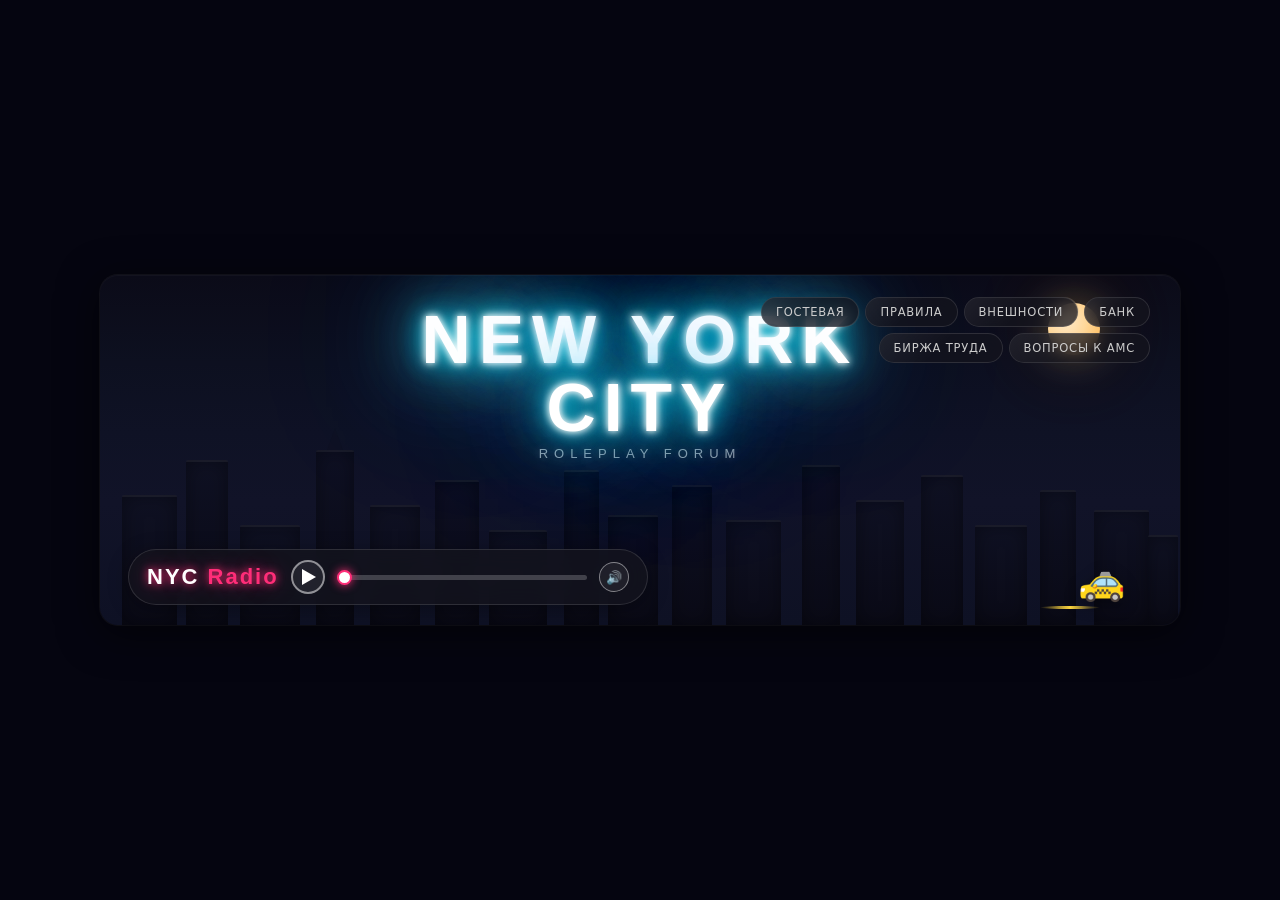
<file: ds/index.html>
<!DOCTYPE html>
<html lang="ru">
<head>
    <meta charset="UTF-8">
    <meta name="viewport" content="width=device-width, initial-scale=1.0">
    <title>New York City — Шапка форума</title>
    <style>
        :root {
            --bg-dark: #0a0a0f;
            --bg-panel: #111118;
            --neon-blue: #4da8da;
            --neon-cyan: #00e5ff;
            --neon-pink: #ff2d78;
            --neon-yellow: #ffd740;
            --bright-coral: #ff5e5b;
            --light-grey: #b0b0b0;
            --text-light: #e0e0e0;
            --text-muted: #999;
            --border-subtle: rgba(255, 255, 255, 0.08);
            --glass-bg: rgba(20, 20, 30, 0.75);
            --glass-border: rgba(255, 255, 255, 0.12);
        }

        * {
            margin: 0;
            padding: 0;
            box-sizing: border-box;
        }

        body {
            background: #050510;
            display: flex;
            justify-content: center;
            align-items: center;
            min-height: 100vh;
            font-family: 'Inter', 'Segoe UI', system-ui, -apple-system, sans-serif;
            -webkit-font-smoothing: antialiased;
        }

        /* ================== ОСНОВНОЙ КОНТЕЙНЕР ШАПКИ ================== */
        .header-wrapper {
            width: 1080px;
            height: 350px;
            position: relative;
            overflow: hidden;
            border-radius: 18px;
            background: linear-gradient(180deg,
                    #0b0b18 0%,
                    #0d1020 25%,
                    #0f1225 45%,
                    #111328 65%,
                    #0e1124 100%);
            box-shadow:
                0 8px 40px rgba(0, 0, 0, 0.6),
                0 0 0 1px rgba(255, 255, 255, 0.06),
                inset 0 1px 0 rgba(255, 255, 255, 0.03);
            user-select: none;
        }

        /* ================== ЗВЁЗДЫ / ЧАСТИЦЫ ================== */
        .stars-container {
            position: absolute;
            inset: 0;
            pointer-events: none;
            z-index: 0;
        }
        .star {
            position: absolute;
            background: white;
            border-radius: 50%;
            animation: twinkle var(--dur) ease-in-out infinite;
            animation-delay: var(--delay);
            opacity: 0;
        }
        @keyframes twinkle {
            0%,
            100% {
                opacity: 0.2;
                transform: scale(1);
            }
            25% {
                opacity: 0.9;
                transform: scale(1.6);
            }
            50% {
                opacity: 0.35;
                transform: scale(0.8);
            }
            75% {
                opacity: 0.7;
                transform: scale(1.3);
            }
        }

        /* ================== СИЛУЭТЫ ЗДАНИЙ ================== */
        .skyline {
            position: absolute;
            bottom: 0;
            left: 0;
            width: 100%;
            height: 180px;
            pointer-events: none;
            z-index: 0;
        }
        .building {
            position: absolute;
            bottom: 0;
            background: linear-gradient(180deg,
                    rgba(15, 17, 35, 0.95) 0%,
                    rgba(10, 10, 22, 0.98) 100%);
            border-radius: 3px 3px 0 0;
            box-shadow: inset 0 0 20px rgba(0, 0, 0, 0.4);
        }
        .building::after {
            content: '';
            position: absolute;
            top: 0;
            left: 0;
            right: 0;
            height: 2px;
            background: rgba(255, 255, 255, 0.06);
            border-radius: 3px 3px 0 0;
        }
        /* Окна на зданиях */
        .window-dots {
            position: absolute;
            top: 8px;
            left: 4px;
            right: 4px;
            bottom: 8px;
            display: flex;
            flex-wrap: wrap;
            align-content: flex-start;
            gap: 3px 4px;
            justify-content: center;
            pointer-events: none;
        }
        .window-dot {
            width: 3px;
            height: 4px;
            background: #ffd740;
            border-radius: 0.5px;
            opacity: 0;
            animation: windowGlow var(--wdur) ease-in-out infinite;
            animation-delay: var(--wdelay);
            box-shadow: 0 0 3px #ffd74066;
        }
        @keyframes windowGlow {
            0%,
            100% {
                opacity: 0.25;
            }
            50% {
                opacity: 0.85;
            }
        }

        /* ================== ЛУНА ================== */
        .moon {
            position: absolute;
            top: 28px;
            right: 80px;
            width: 52px;
            height: 52px;
            background: radial-gradient(circle at 35% 35%, #ffe9c8 0%, #ffd89b 40%, #ffb347 100%);
            border-radius: 50%;
            z-index: 0;
            pointer-events: none;
            box-shadow:
                0 0 40px rgba(255, 200, 100, 0.35),
                0 0 90px rgba(255, 180, 60, 0.2),
                0 0 140px rgba(255, 160, 40, 0.1);
            animation: moonGlow 4s ease-in-out infinite;
        }
        @keyframes moonGlow {
            0%,
            100% {
                box-shadow: 0 0 40px rgba(255, 200, 100, 0.35), 0 0 90px rgba(255, 180, 60, 0.2), 0 0 140px rgba(255, 160, 40, 0.1);
            }
            50% {
                box-shadow: 0 0 55px rgba(255, 210, 120, 0.45), 0 0 110px rgba(255, 190, 70, 0.28), 0 0 160px rgba(255, 170, 50, 0.16);
            }
        }

        /* ================== НАЗВАНИЕ "NEW YORK CITY" ================== */
        .title-block {
            position: absolute;
            top: 30px;
            left: 50%;
            transform: translateX(-50%);
            z-index: 3;
            text-align: center;
            pointer-events: none;
        }
        .main-title {
            font-family: 'Bebas Neue', 'Oswald', 'Impact', sans-serif;
            font-size: 68px;
            font-weight: 700;
            letter-spacing: 8px;
            color: #fff;
            text-transform: uppercase;
            line-height: 1;
            position: relative;
            display: inline-block;
            /* Неоновая многослойная тень */
            text-shadow:
                0 0 7px #fff,
                0 0 12px rgba(255, 255, 255, 0.7),
                0 0 25px var(--neon-cyan),
                0 0 50px var(--neon-cyan),
                0 0 80px var(--neon-blue),
                0 0 120px var(--neon-blue),
                0 0 160px rgba(0, 180, 255, 0.5);
            animation: neonFlicker 5s infinite alternate, titleFloat 6s ease-in-out infinite;
        }
        @keyframes neonFlicker {
            0%,
            19%,
            21%,
            23%,
            25%,
            54%,
            56%,
            100% {
                text-shadow:
                    0 0 7px #fff,
                    0 0 12px rgba(255, 255, 255, 0.7),
                    0 0 25px var(--neon-cyan),
                    0 0 50px var(--neon-cyan),
                    0 0 80px var(--neon-blue),
                    0 0 120px var(--neon-blue),
                    0 0 160px rgba(0, 180, 255, 0.5);
                opacity: 1;
            }
            20%,
            24%,
            55% {
                text-shadow:
                    0 0 4px #fff,
                    0 0 8px rgba(255, 255, 255, 0.5),
                    0 0 18px var(--neon-cyan),
                    0 0 35px var(--neon-cyan),
                    0 0 55px var(--neon-blue),
                    0 0 85px var(--neon-blue);
                opacity: 0.85;
            }
        }
        @keyframes titleFloat {
            0%,
            100% {
                transform: translateY(0);
            }
            50% {
                transform: translateY(-6px);
            }
        }
        .subtitle {
            font-family: 'Inter', sans-serif;
            font-size: 13px;
            letter-spacing: 6px;
            text-transform: uppercase;
            color: rgba(255, 255, 255, 0.6);
            margin-top: 5px;
            text-shadow: 0 0 8px rgba(255, 255, 255, 0.25);
            animation: subtitlePulse 3s ease-in-out infinite;
        }
        @keyframes subtitlePulse {
            0%,
            100% {
                opacity: 0.55;
            }
            50% {
                opacity: 0.9;
            }
        }

        /* ================== БЛОК ССЫЛОК ================== */
        #toff-header-links {
            position: absolute;
            top: 22px;
            right: 30px;
            z-index: 5;
            display: flex;
            gap: 6px;
            flex-wrap: wrap;
            justify-content: flex-end;
            max-width: 440px;
        }
        #toff-header-links a {
            display: inline-block;
            padding: 7px 14px;
            font-size: 11.5px;
            font-weight: 500;
            letter-spacing: 0.8px;
            text-transform: uppercase;
            text-decoration: none;
            color: #ccc;
            background: var(--glass-bg);
            border: 1px solid var(--glass-border);
            border-radius: 20px;
            backdrop-filter: blur(8px);
            -webkit-backdrop-filter: blur(8px);
            transition: all 0.3s ease;
            white-space: nowrap;
            position: relative;
            overflow: hidden;
        }
        #toff-header-links a::before {
            content: '';
            position: absolute;
            inset: 0;
            border-radius: 20px;
            background: linear-gradient(135deg, rgba(255, 255, 255, 0.06) 0%, transparent 50%);
            pointer-events: none;
        }
        #toff-header-links a:hover {
            color: #fff;
            background: rgba(30, 30, 50, 0.85);
            border-color: rgba(255, 255, 255, 0.3);
            box-shadow: 0 0 18px rgba(100, 180, 255, 0.25), 0 0 40px rgba(100, 180, 255, 0.08);
            transform: translateY(-2px);
        }
        #toff-header-links a:active {
            transform: scale(0.96);
            transition: transform 0.1s ease;
        }

        /* ================== ПЛЕЕР ================== */
        #header-player {
            position: absolute;
            bottom: 20px;
            left: 28px;
            z-index: 5;
            width: 520px;
        }
        #header-player-ready {
            display: flex !important;
            align-items: center;
            gap: 12px;
            background: var(--glass-bg);
            border: 1px solid var(--glass-border);
            border-radius: 30px;
            padding: 10px 18px;
            backdrop-filter: blur(10px);
            -webkit-backdrop-filter: blur(10px);
            box-shadow: 0 4px 20px rgba(0, 0, 0, 0.35);
            flex-wrap: nowrap;
        }
        #nyc-radio {
            font-family: 'Bebas Neue', 'Oswald', sans-serif;
            font-size: 22px;
            font-weight: 700;
            letter-spacing: 2px;
            color: #fff;
            margin: 0;
            white-space: nowrap;
            text-shadow: 0 0 8px var(--neon-pink), 0 0 20px rgba(255, 45, 120, 0.5);
            animation: radioGlow 2s ease-in-out infinite;
            flex-shrink: 0;
        }
        @keyframes radioGlow {
            0%,
            100% {
                text-shadow: 0 0 8px var(--neon-pink), 0 0 20px rgba(255, 45, 120, 0.5);
            }
            50% {
                text-shadow: 0 0 14px var(--neon-pink), 0 0 32px rgba(255, 45, 120, 0.75), 0 0 50px rgba(255, 45, 120, 0.3);
            }
        }
        #nyc-radio span {
            color: var(--neon-pink);
        }
        #header-player-btn {
            width: 34px;
            height: 34px;
            border-radius: 50%;
            border: 2px solid rgba(255, 255, 255, 0.5);
            background: rgba(255, 255, 255, 0.07);
            cursor: pointer;
            position: relative;
            flex-shrink: 0;
            transition: all 0.25s ease;
        }
        #header-player-btn:hover {
            border-color: #fff;
            background: rgba(255, 255, 255, 0.15);
            box-shadow: 0 0 16px rgba(255, 255, 255, 0.2);
        }
        /* Иконка Play/Pause через псевдоэлемент */
        #header-player-btn::after {
            content: '';
            position: absolute;
            top: 50%;
            left: 55%;
            transform: translate(-50%, -50%);
            width: 0;
            height: 0;
            border-style: solid;
            border-width: 8px 0 8px 14px;
            border-color: transparent transparent transparent #fff;
            transition: all 0.2s ease;
        }
        /* Когда играет — показываем паузу (две полоски) — переключение через JS-класс, базово play */
        #header-player-btn.playing::after {
            border-width: 0;
            width: 10px;
            height: 14px;
            background: transparent;
            box-shadow:
                -3.5px 0 0 #fff,
                3.5px 0 0 #fff;
            border: none;
            border-radius: 0;
        }
        #header-audio-progress {
            -webkit-appearance: none;
            appearance: none;
            flex: 1;
            min-width: 80px;
            height: 5px;
            border-radius: 3px;
            background: rgba(255, 255, 255, 0.2);
            outline: none;
            cursor: pointer;
            position: relative;
            z-index: 2;
        }
        #header-audio-progress::-webkit-slider-thumb {
            -webkit-appearance: none;
            appearance: none;
            width: 15px;
            height: 15px;
            border-radius: 50%;
            background: #fff;
            cursor: pointer;
            border: 2px solid var(--neon-pink);
            box-shadow: 0 0 10px var(--neon-pink);
            transition: box-shadow 0.2s;
        }
        #header-audio-progress::-webkit-slider-thumb:hover {
            box-shadow: 0 0 20px var(--neon-pink), 0 0 30px rgba(255, 45, 120, 0.6);
        }
        #header-audio-progress-color {
            display: none;
            /* Прогресс будет раскрашиваться через JS, здесь скрыт */
        }
        #header-audio-volume {
            width: 30px;
            height: 30px;
            border-radius: 50%;
            border: 1.5px solid rgba(255, 255, 255, 0.45);
            background: rgba(255, 255, 255, 0.06);
            cursor: pointer;
            position: relative;
            flex-shrink: 0;
            transition: all 0.25s ease;
        }
        #header-audio-volume:hover {
            border-color: #fff;
            background: rgba(255, 255, 255, 0.14);
            box-shadow: 0 0 12px rgba(255, 255, 255, 0.18);
        }
        /* Иконка динамика */
        #header-audio-volume::after {
            content: '🔊';
            position: absolute;
            top: 50%;
            left: 50%;
            transform: translate(-50%, -50%);
            font-size: 13px;
            pointer-events: none;
        }
        #player__volume-bar,
        #player__volume-bar-color {
            display: none;
        }
        #header-player-not-ready {
            display: none;
        }

        /* ================== ТАКСИ (декор) ================== */
        .taxi-icon {
            position: absolute;
            bottom: 22px;
            right: 55px;
            z-index: 2;
            pointer-events: none;
            font-size: 38px;
            animation: taxiBounce 2.5s ease-in-out infinite;
            filter: drop-shadow(0 4px 8px rgba(0, 0, 0, 0.4));
        }
        @keyframes taxiBounce {
            0%,
            100% {
                transform: translateY(0);
            }
            30% {
                transform: translateY(-8px);
            }
            50% {
                transform: translateY(0);
            }
            70% {
                transform: translateY(-4px);
            }
            85% {
                transform: translateY(0);
            }
        }
        /* Светящийся след */
        .taxi-light-streak {
            position: absolute;
            bottom: 16px;
            right: 80px;
            width: 60px;
            height: 3px;
            background: linear-gradient(90deg, transparent, #ffd74088, #ffd740, #ffd74088, transparent);
            border-radius: 50%;
            z-index: 1;
            pointer-events: none;
            animation: streakPulse 1.8s ease-in-out infinite;
        }
        @keyframes streakPulse {
            0%,
            100% {
                opacity: 0.5;
                transform: scaleX(1);
            }
            50% {
                opacity: 0.9;
                transform: scaleX(1.4);
            }
        }

        /* ================== АДАПТИВНЫЙ ФОЛБЭК (если ширина меньше — скролл) ================== */
        @media (max-width: 1100px) {
            .header-wrapper {
                width: 100%;
                border-radius: 0;
                overflow-x: auto;
            }
        }
    </style>
</head>
<body>

    <!-- ================== ШАПКА ФОРУМА ================== -->
    <div class="header-wrapper">

        <!-- Звёзды -->
        <div class="stars-container" id="starsContainer"></div>

        <!-- Луна -->
        <div class="moon"></div>

        <!-- Силуэты зданий -->
        <div class="skyline">
            <!-- Здание 1 -->
            <div class="building" style="left: 2%; width: 55px; height: 130px;">
                <div class="window-dots" id="wd1"></div>
            </div>
            <!-- Здание 2 (высокое) -->
            <div class="building" style="left: 8%; width: 42px; height: 165px;">
                <div class="window-dots" id="wd2"></div>
            </div>
            <!-- Здание 3 -->
            <div class="building" style="left: 13%; width: 60px; height: 100px;">
                <div class="window-dots" id="wd3"></div>
            </div>
            <!-- Эмпайр-стейт (высокий шпиль) -->
            <div class="building" style="left: 20%; width: 38px; height: 175px; border-radius: 2px 2px 0 0;">
                <div style="position:absolute;top:-22px;left:50%;transform:translateX(-50%);width:0;height:0;border-left:8px solid transparent;border-right:8px solid transparent;border-bottom:22px solid rgba(15,17,35,0.95);"></div>
                <div class="window-dots" id="wd4"></div>
            </div>
            <!-- Здание 5 -->
            <div class="building" style="left: 25%; width: 50px; height: 120px;">
                <div class="window-dots" id="wd5"></div>
            </div>
            <!-- Здание 6 -->
            <div class="building" style="left: 31%; width: 44px; height: 145px;">
                <div class="window-dots" id="wd6"></div>
            </div>
            <!-- Здание 7 -->
            <div class="building" style="left: 36%; width: 58px; height: 95px;">
                <div class="window-dots" id="wd7"></div>
            </div>
            <!-- Здание 8 -->
            <div class="building" style="left: 43%; width: 35px; height: 155px;">
                <div class="window-dots" id="wd8"></div>
            </div>
            <!-- Здание 9 -->
            <div class="building" style="left: 47%; width: 50px; height: 110px;">
                <div class="window-dots" id="wd9"></div>
            </div>
            <!-- Здание 10 -->
            <div class="building" style="left: 53%; width: 40px; height: 140px;">
                <div class="window-dots" id="wd10"></div>
            </div>
            <!-- Здание 11 -->
            <div class="building" style="left: 58%; width: 55px; height: 105px;">
                <div class="window-dots" id="wd11"></div>
            </div>
            <!-- Здание 12 -->
            <div class="building" style="left: 65%; width: 38px; height: 160px;">
                <div class="window-dots" id="wd12"></div>
            </div>
            <!-- Здание 13 -->
            <div class="building" style="left: 70%; width: 48px; height: 125px;">
                <div class="window-dots" id="wd13"></div>
            </div>
            <!-- Здание 14 -->
            <div class="building" style="left: 76%; width: 42px; height: 150px;">
                <div class="window-dots" id="wd14"></div>
            </div>
            <!-- Здание 15 -->
            <div class="building" style="left: 81%; width: 52px; height: 100px;">
                <div class="window-dots" id="wd15"></div>
            </div>
            <!-- Здание 16 -->
            <div class="building" style="left: 87%; width: 36px; height: 135px;">
                <div class="window-dots" id="wd16"></div>
            </div>
            <!-- Здание 17 -->
            <div class="building" style="left: 92%; width: 55px; height: 115px;">
                <div class="window-dots" id="wd17"></div>
            </div>
            <!-- Здание 18 -->
            <div class="building" style="left: 97%; width: 30px; height: 90px;">
                <div class="window-dots" id="wd18"></div>
            </div>
        </div>

        <!-- Название -->
        <div class="title-block">
            <div class="main-title">New York City</div>
            <div class="subtitle">Roleplay Forum</div>
        </div>

        <!-- Блок ссылок -->
        <div id="toff-header-links">
            <a href="https://nyc.f-rpg.me/viewtopic.php?id=55">гостевая</a>
            <a href="https://nyc.f-rpg.me/viewtopic.php?id=36">правила</a>
            <a href="https://nyc.f-rpg.me/viewtopic.php?id=59">внешности</a>
            <a href="https://nyc.f-rpg.me/viewtopic.php?id=50">банк</a>
            <a href="https://nyc.f-rpg.me/viewtopic.php?id=105">биржа труда</a>
            <a href="https://nyc.f-rpg.me/viewtopic.php?id=1162">вопросы к амс</a>
        </div>

        <!-- Такси (декор) -->
        <div class="taxi-icon">🚕</div>
        <div class="taxi-light-streak"></div>

        <!-- Плеер -->
        <div id="header-player">
            <div id="header-player-ready" style="display: flex;">
                <p id="nyc-radio">NYC <span>Radio</span></p>
                <button id="header-player-btn" style="cursor: pointer;"></button>
                <audio src="https://forumstatic.ru/files/001c/2b/3d/46937.mp3" id="header-audio" preload="auto"></audio>
                <input type="range" value="0" id="header-audio-progress" max="233.5869387755102">
                <div id="header-audio-progress-color"></div>
                <button id="header-audio-volume"></button>
                <input type="range" value="0" id="player__volume-bar" max="100" min="0" style="display: none;">
                <div id="player__volume-bar-color" style="background: linear-gradient(to right, var(--light-grey) 0%, var(--light-grey) 49.9999%, var(--bright-coral) 50.0001%, var(--bright-coral) 100%); display: none;"></div>
            </div>
            <div id="header-player-not-ready" style="display: none;">
                <div class="loading"></div>
                <p>аудио загружается...</p>
            </div>
        </div>

    </div>

    <script>
        // ================== ГЕНЕРАЦИЯ ЗВЁЗД ==================
        (function() {
            const container = document.getElementById('starsContainer');
            const starCount = 70;
            const fragment = document.createDocumentFragment();
            for (let i = 0; i < starCount; i++) {
                const star = document.createElement('div');
                star.classList.add('star');
                const size = Math.random() * 2.5 + 1;
                star.style.width = size + 'px';
                star.style.height = size + 'px';
                star.style.left = Math.random() * 100 + '%';
                star.style.top = Math.random() * 55 + '%'; // верхняя половина
                star.style.setProperty('--dur', (Math.random() * 2.5 + 1.8) + 's');
                star.style.setProperty('--delay', (Math.random() * 5) + 's');
                fragment.appendChild(star);
            }
            container.appendChild(fragment);
        })();

        // ================== ГЕНЕРАЦИЯ ОКОН НА ЗДАНИЯХ ==================
        (function() {
            for (let i = 1; i <= 18; i++) {
                const wd = document.getElementById('wd' + i);
                if (!wd) continue;
                const rows = Math.floor(Math.random() * 6) + 4;
                const cols = Math.floor(Math.random() * 4) + 2;
                const total = rows * cols;
                const frag = document.createDocumentFragment();
                for (let j = 0; j < total; j++) {
                    const dot = document.createElement('div');
                    dot.classList.add('window-dot');
                    dot.style.setProperty('--wdur', (Math.random() * 3 + 2) + 's');
                    dot.style.setProperty('--wdelay', (Math.random() * 4) + 's');
                    frag.appendChild(dot);
                }
                wd.appendChild(frag);
            }
        })();

        // ================== БАЗОВЫЙ JS ДЛЯ ПЛЕЕРА (МИНИМАЛЬНЫЙ) ==================
        (function() {
            const audio = document.getElementById('header-audio');
            const playBtn = document.getElementById('header-player-btn');
            const progressBar = document.getElementById('header-audio-progress');
            const volumeBtn = document.getElementById('header-audio-volume');
            const volumeBar = document.getElementById('player__volume-bar');
            const progressColor = document.getElementById('header-audio-progress-color');
            const volumeBarColor = document.getElementById('player__volume-bar-color');

            let isPlaying = false;
            let volumeBeforeMute = 70;
            let isMuted = false;

            // Начальная громкость
            audio.volume = 0.7;
            if (volumeBar) volumeBar.value = 70;

            // Play / Pause
            playBtn.addEventListener('click', () => {
                if (isPlaying) {
                    audio.pause();
                    playBtn.classList.remove('playing');
                } else {
                    audio.play().catch(() => {});
                    playBtn.classList.add('playing');
                }
                isPlaying = !isPlaying;
            });

            // Обновление прогресса
            audio.addEventListener('timeupdate', () => {
                if (audio.duration && isFinite(audio.duration)) {
                    const pct = (audio.currentTime / audio.duration) * 100;
                    progressBar.value = audio.currentTime;
                    if (progressBar.max !== audio.duration) {
                        progressBar.max = audio.duration;
                    }
                    // Обновляем цвет прогресса
                    if (progressColor) {
                        progressColor.style.display = 'block';
                        progressColor.style.position = 'absolute';
                        progressColor.style.height = '5px';
                        progressColor.style.borderRadius = '3px';
                        progressColor.style.background = `linear-gradient(to right, var(--bright-coral) ${pct}%, rgba(255,255,255,0.2) ${pct}%)`;
                        progressColor.style.top = '50%';
                        progressColor.style.transform = 'translateY(-50%)';
                        progressColor.style.pointerEvents = 'none';
                        progressColor.style.zIndex = '1';
                        // Позиционируем под progress bar
                        const rect = progressBar.getBoundingClientRect();
                        const parentRect = progressBar.parentElement.getBoundingClientRect();
                        progressColor.style.left = (rect.left - parentRect.left) + 'px';
                        progressColor.style.width = rect.width + 'px';
                    }
                }
            });

            // Перемотка
            progressBar.addEventListener('input', () => {
                audio.currentTime = progressBar.value;
            });

            // Громкость
            volumeBtn.addEventListener('click', () => {
                if (isMuted) {
                    audio.volume = volumeBeforeMute / 100;
                    if (volumeBar) volumeBar.value = volumeBeforeMute;
                    volumeBtn.style.opacity = '1';
                    isMuted = false;
                } else {
                    volumeBeforeMute = Math.round(audio.volume * 100);
                    audio.volume = 0;
                    if (volumeBar) volumeBar.value = 0;
                    volumeBtn.style.opacity = '0.5';
                    isMuted = true;
                }
            });

            if (volumeBar) {
                volumeBar.addEventListener('input', () => {
                    audio.volume = volumeBar.value / 100;
                    if (audio.volume === 0) {
                        isMuted = true;
                        volumeBtn.style.opacity = '0.5';
                    } else {
                        isMuted = false;
                        volumeBtn.style.opacity = '1';
                    }
                });
            }

            // При окончании трека
            audio.addEventListener('ended', () => {
                playBtn.classList.remove('playing');
                isPlaying = false;
                progressBar.value = 0;
            });

            // При загрузке
            audio.addEventListener('loadeddata', () => {
                progressBar.max = audio.duration;
            });
        })();
    </script>

</body>
</html>
</file>
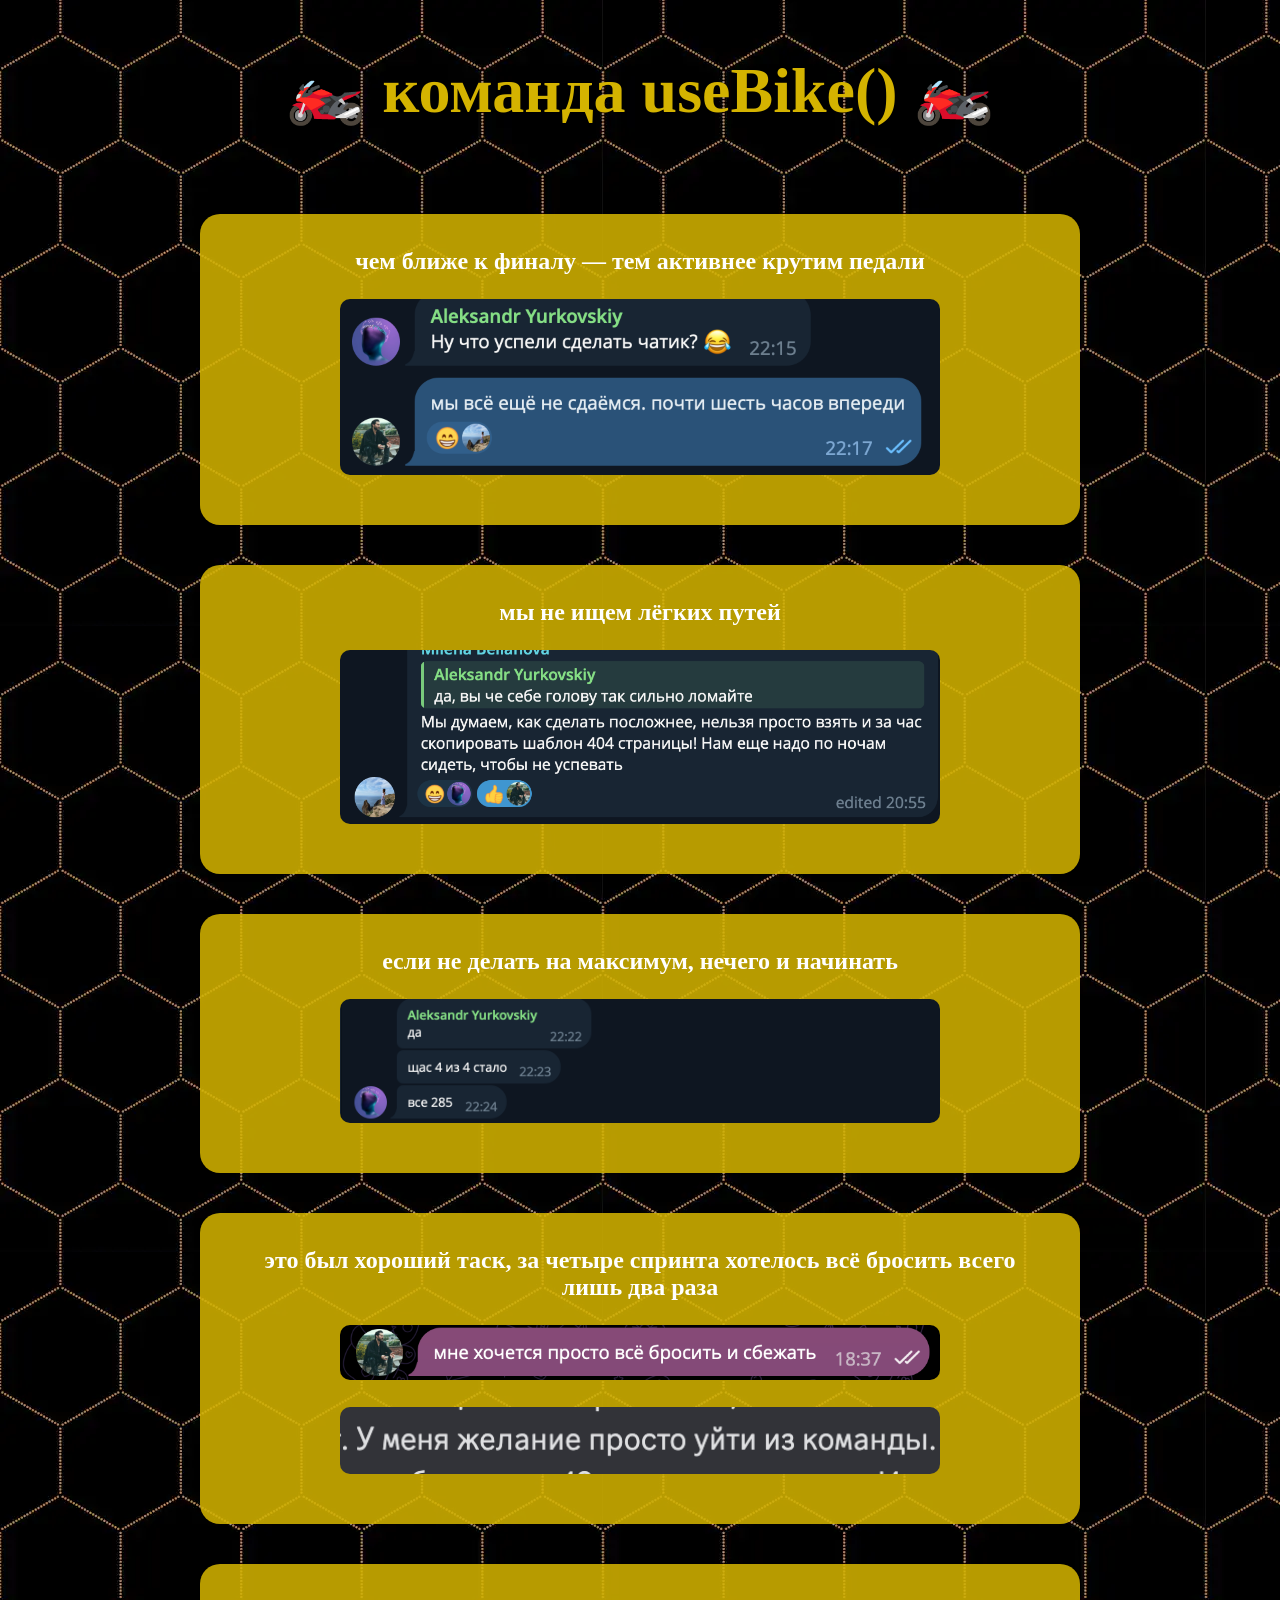
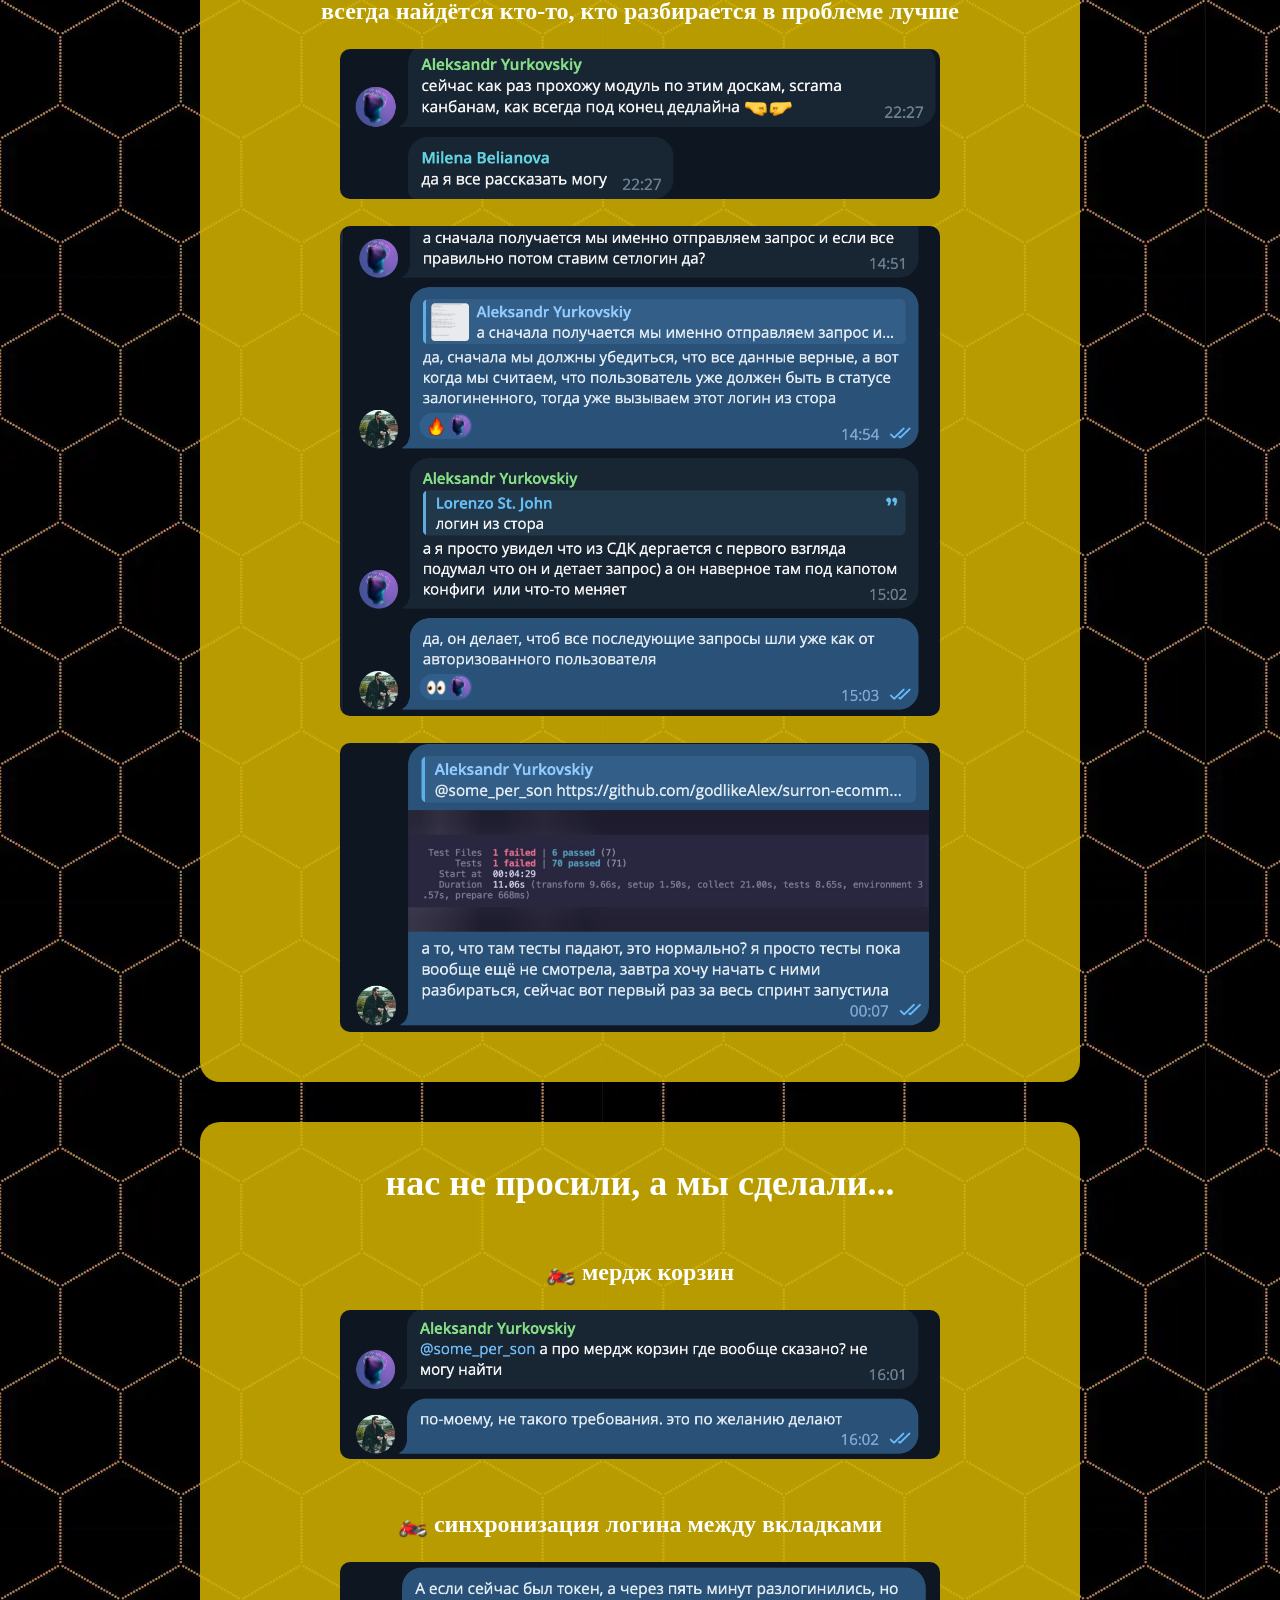
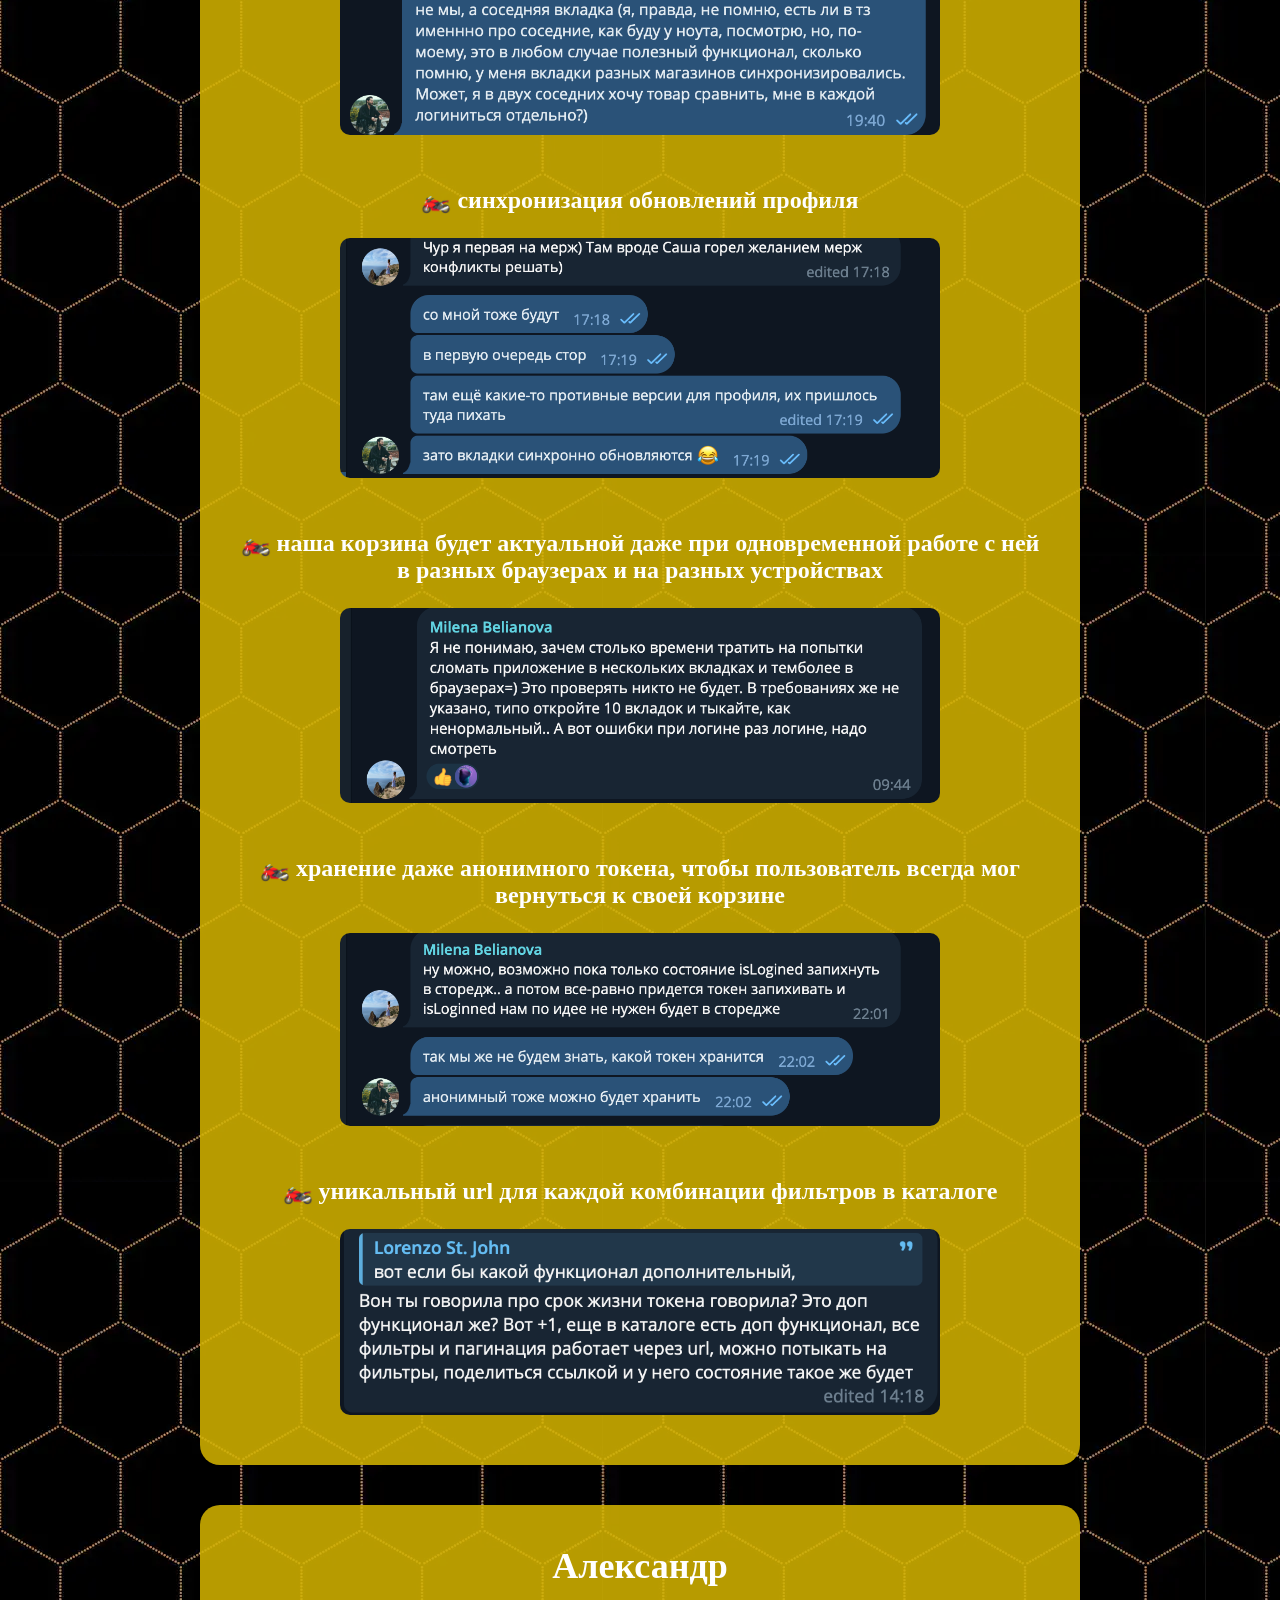
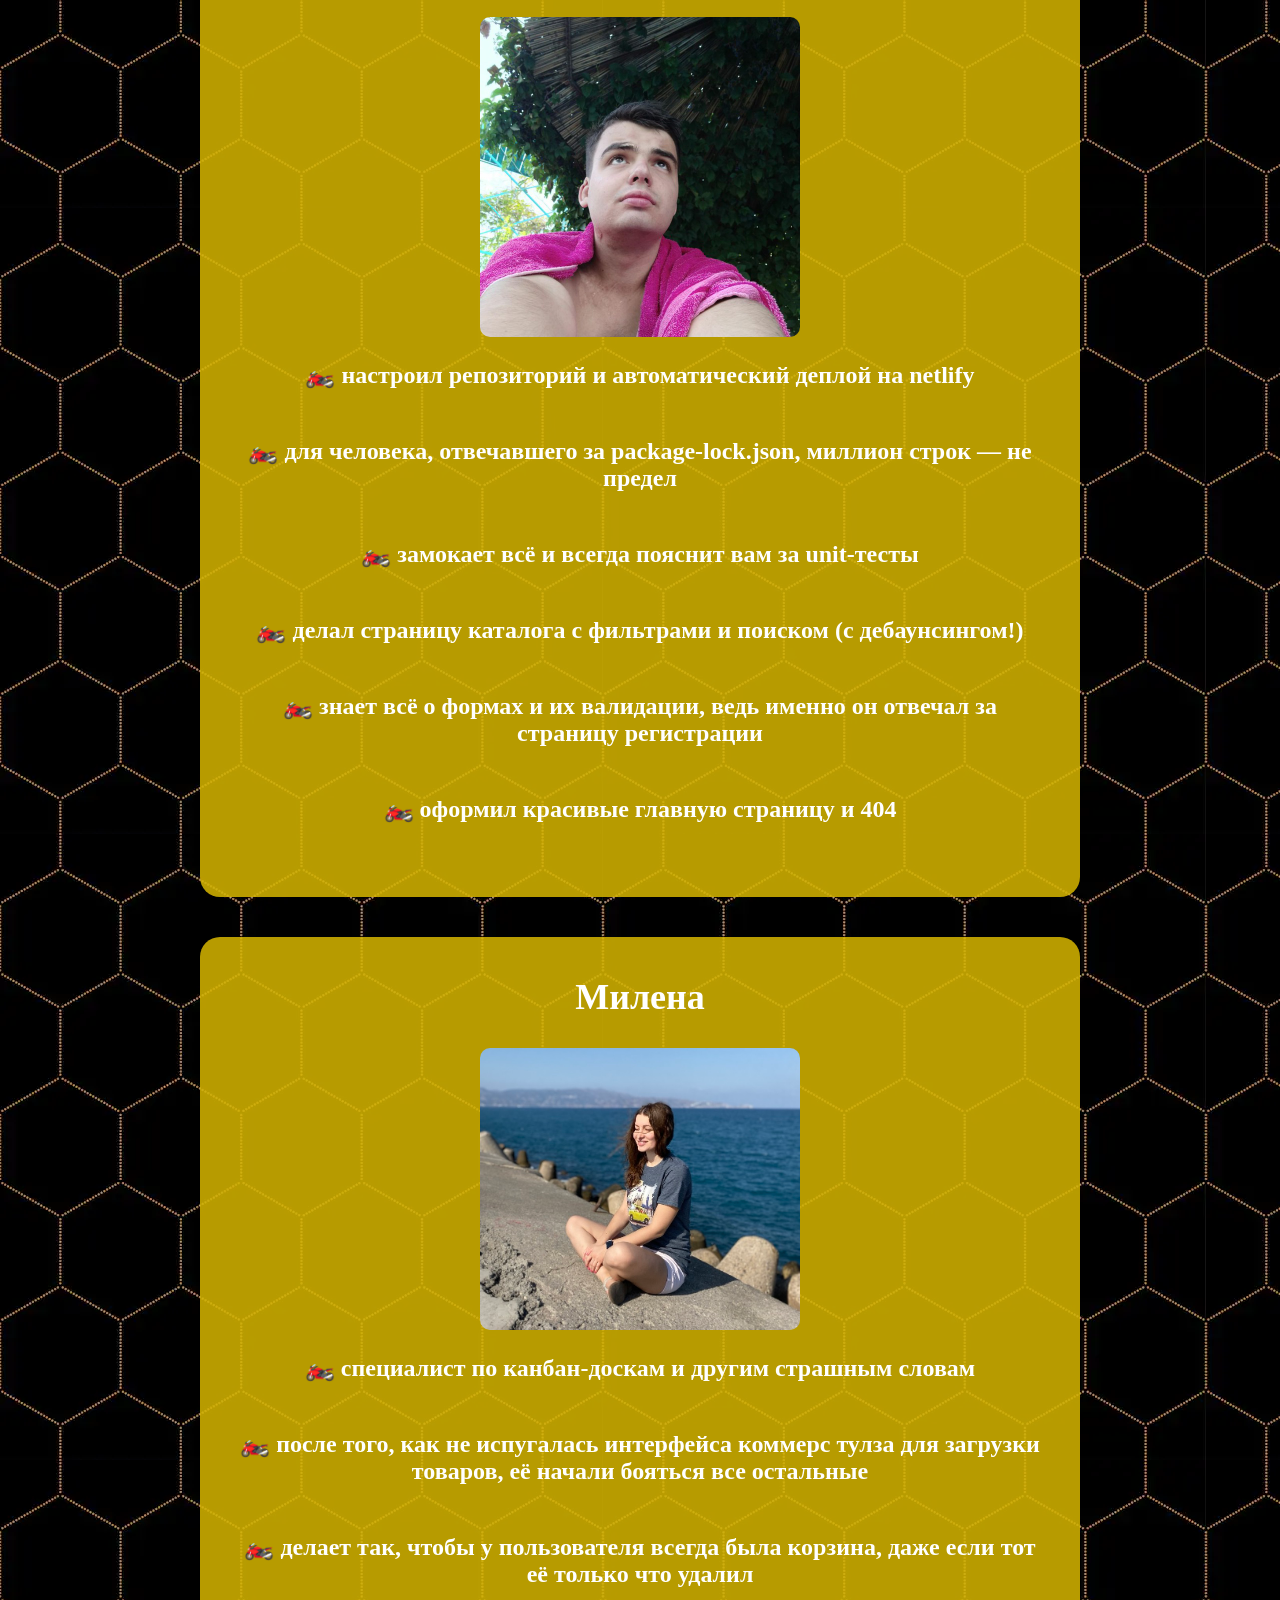
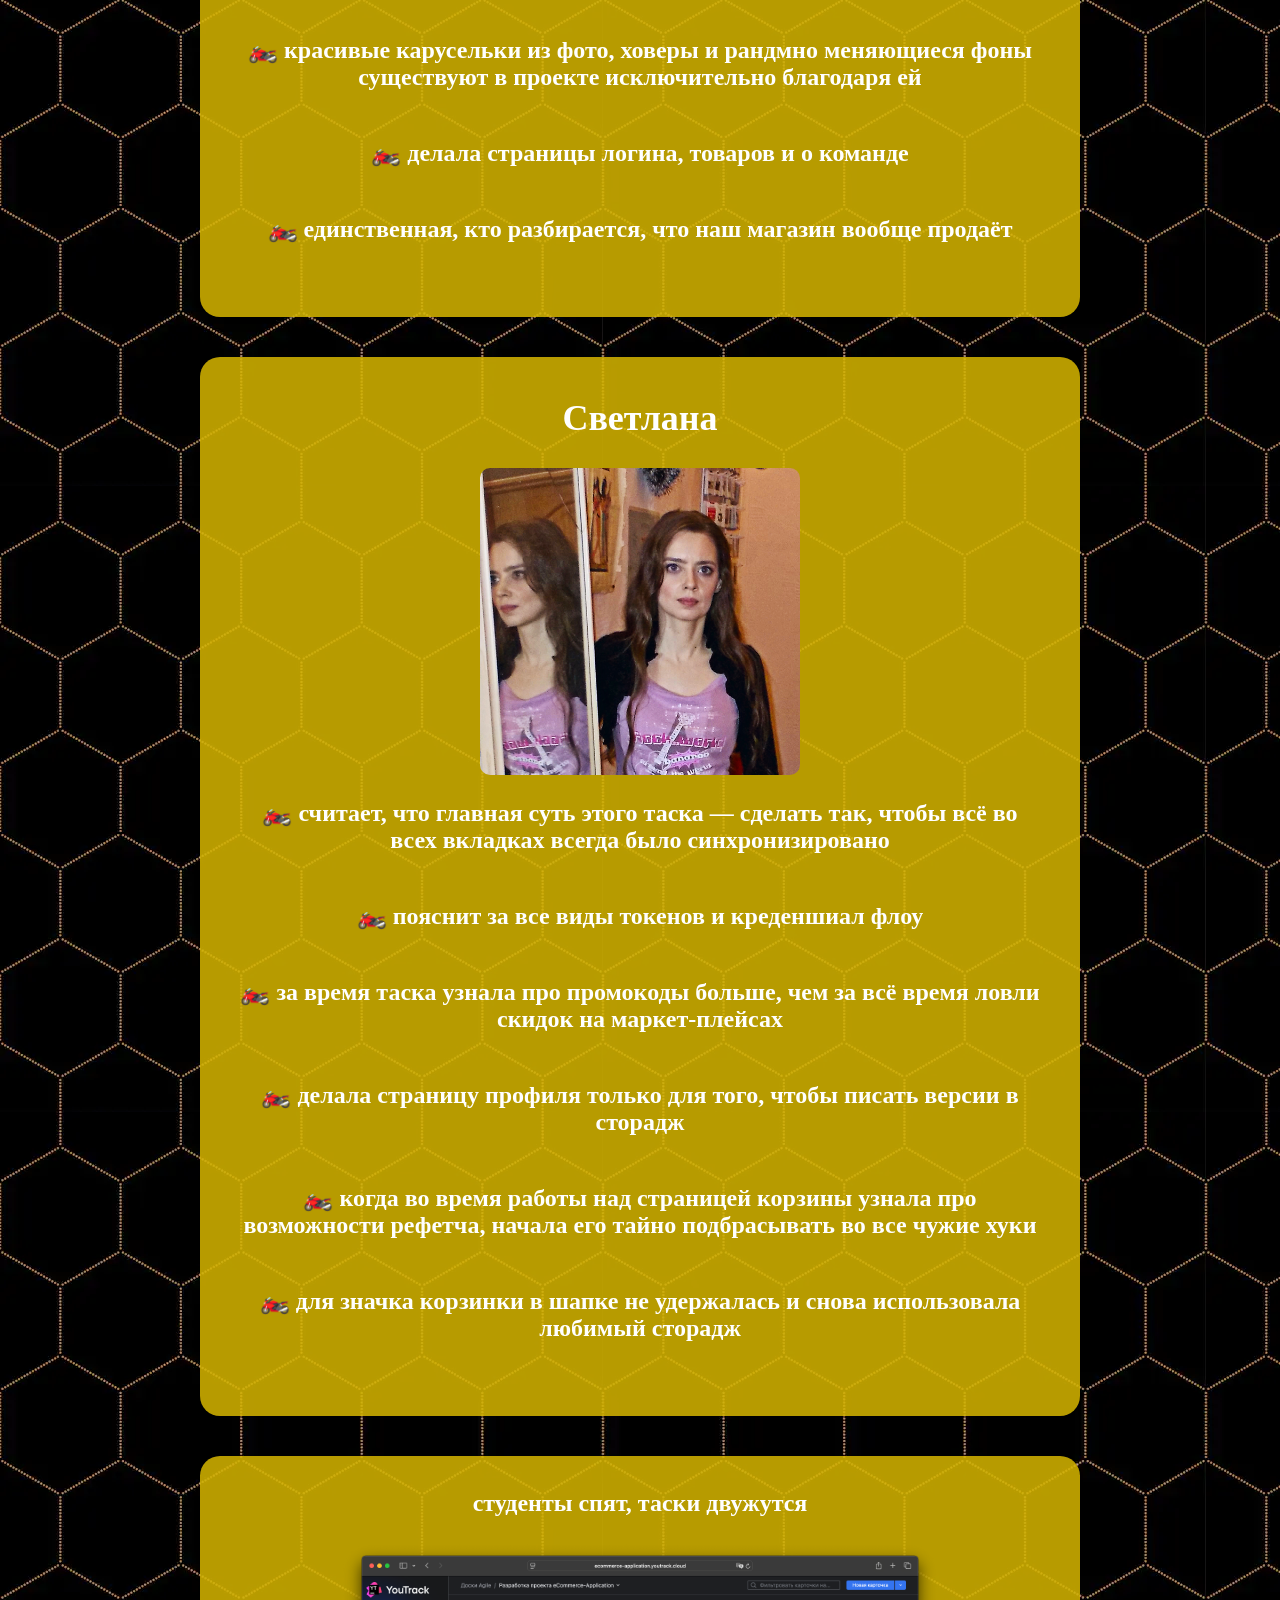
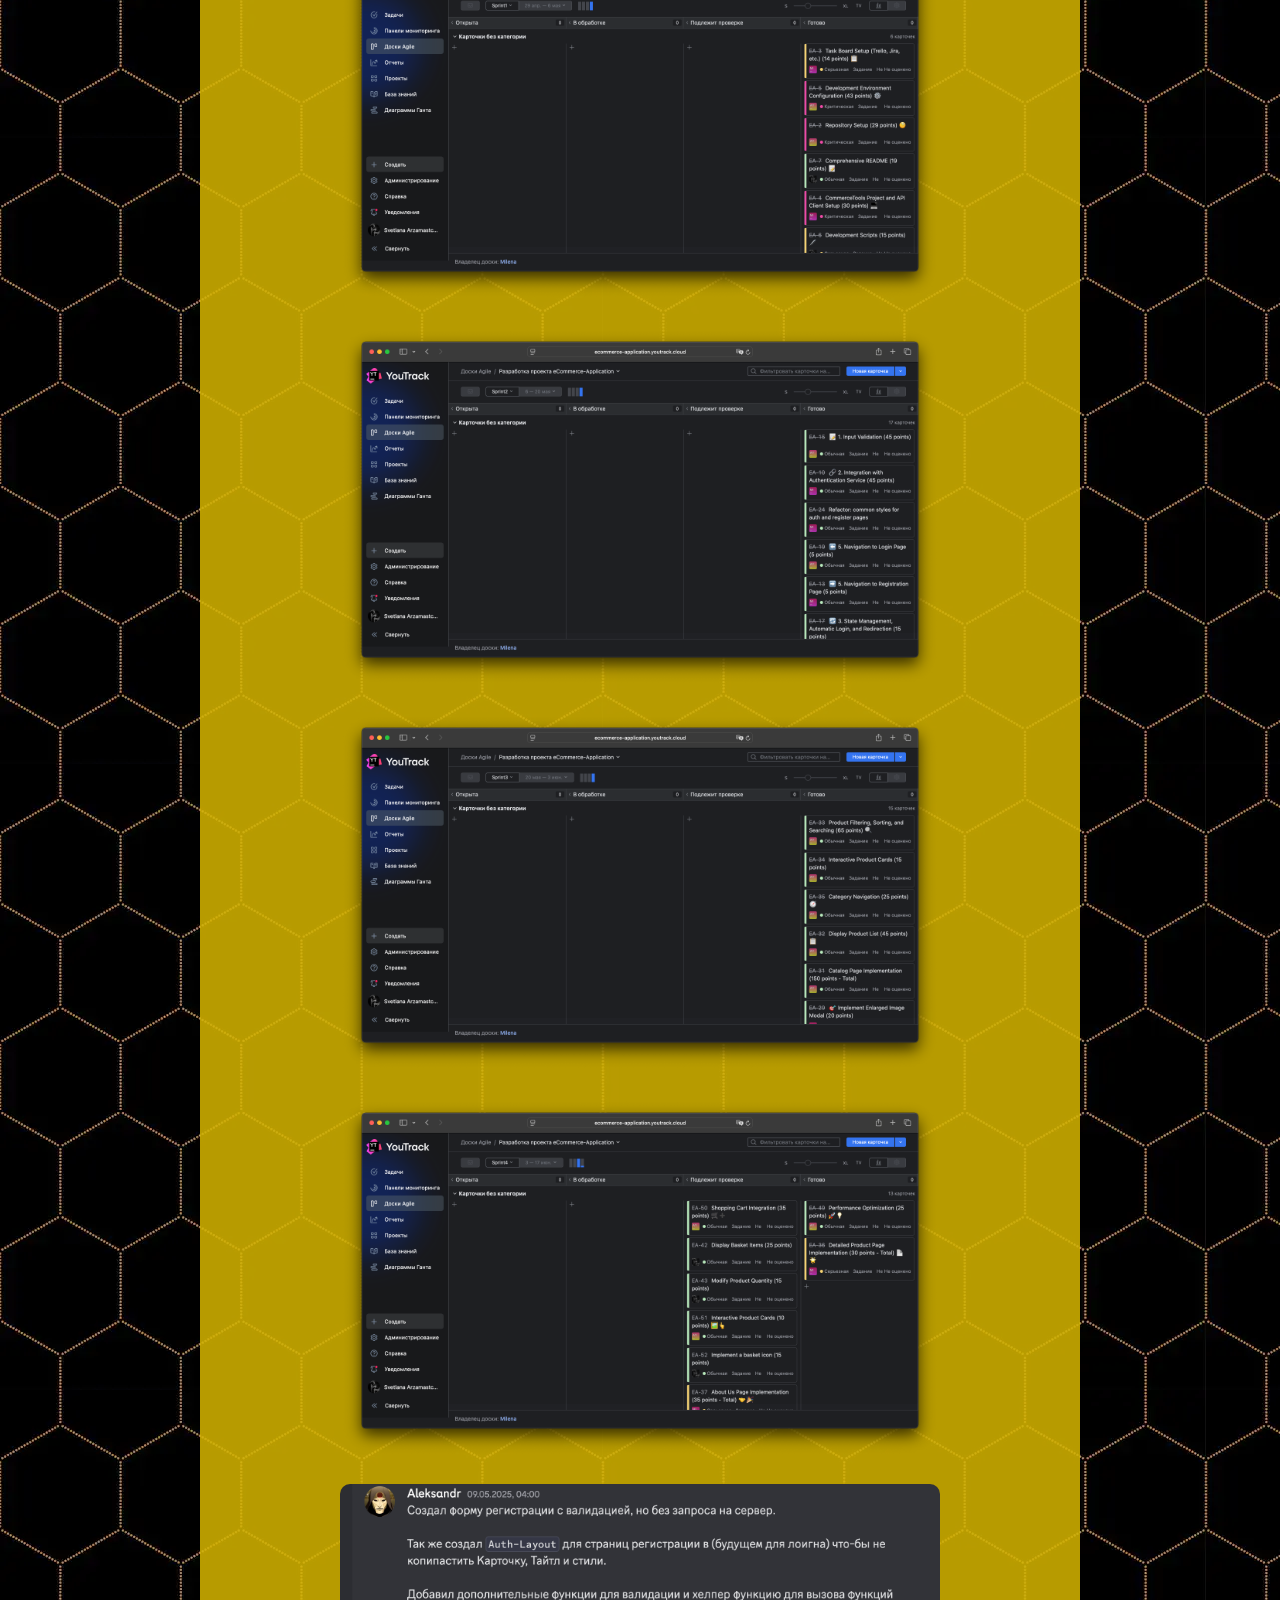
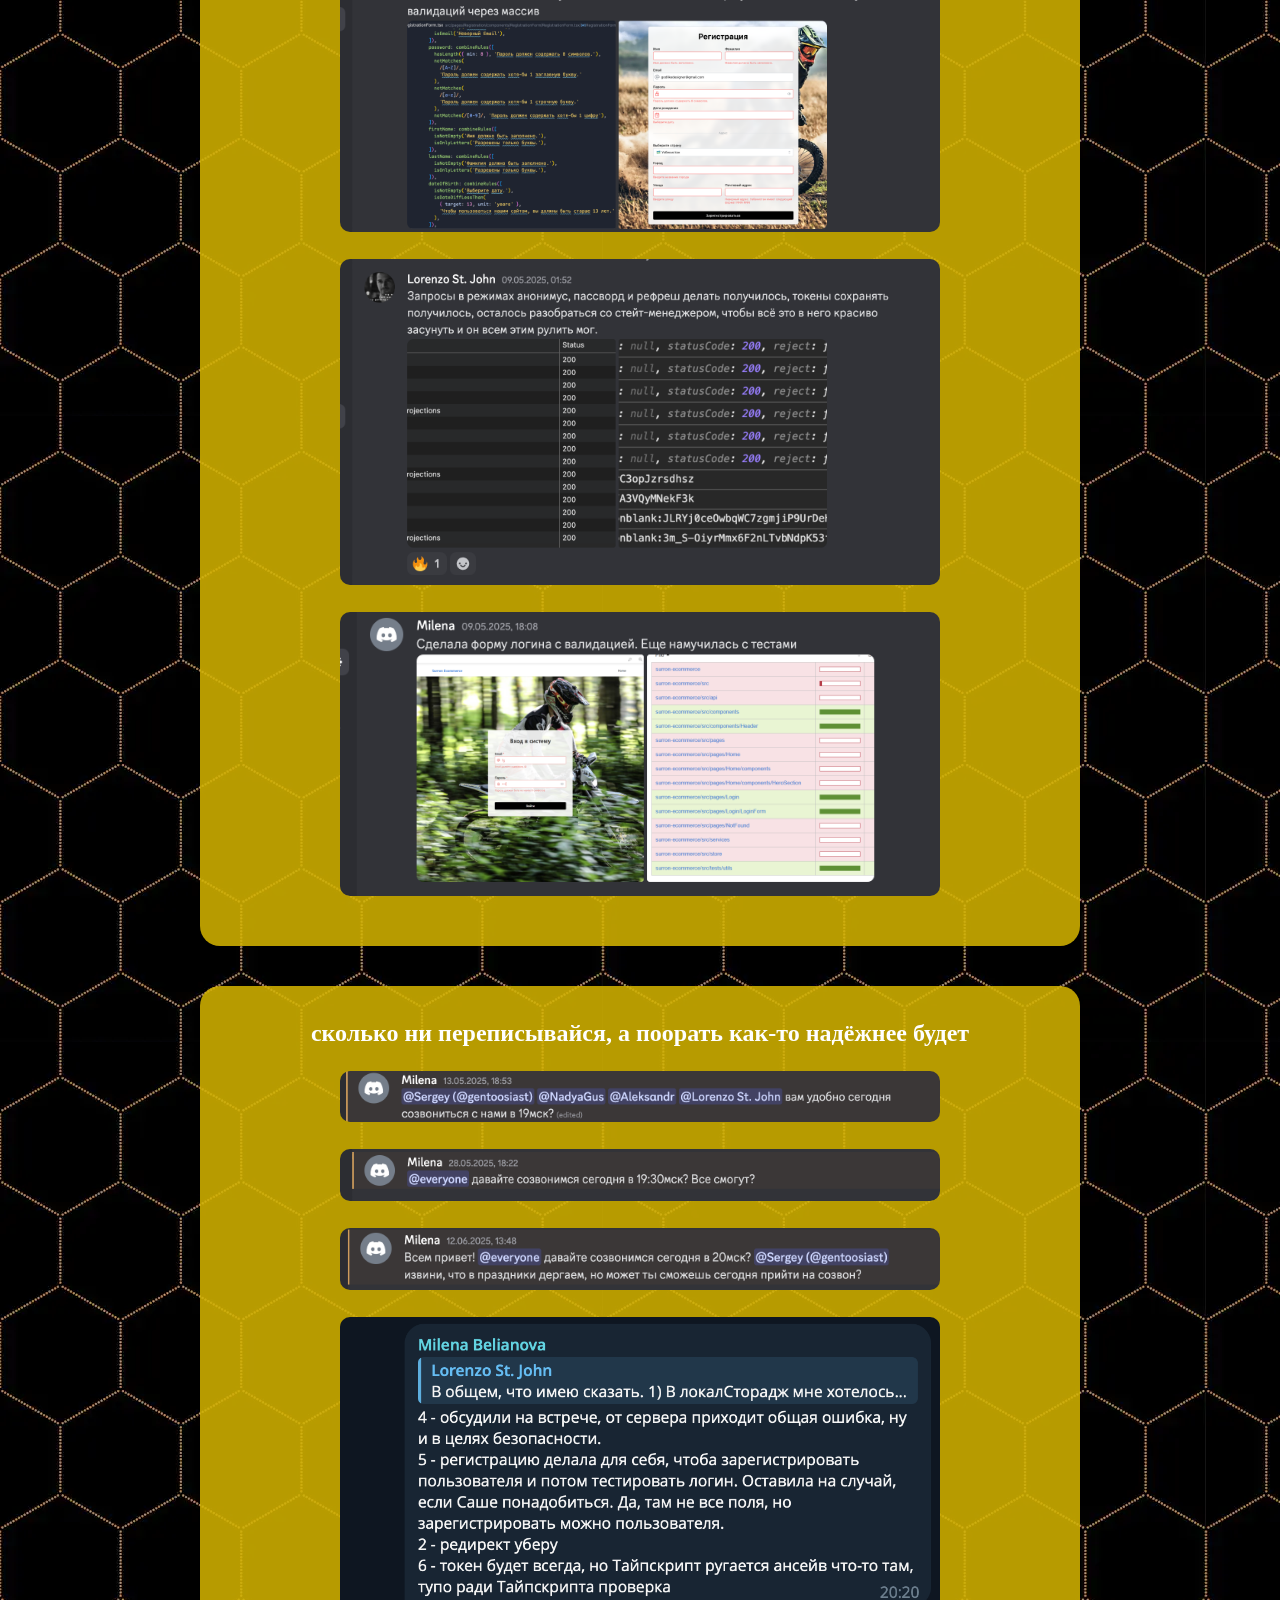
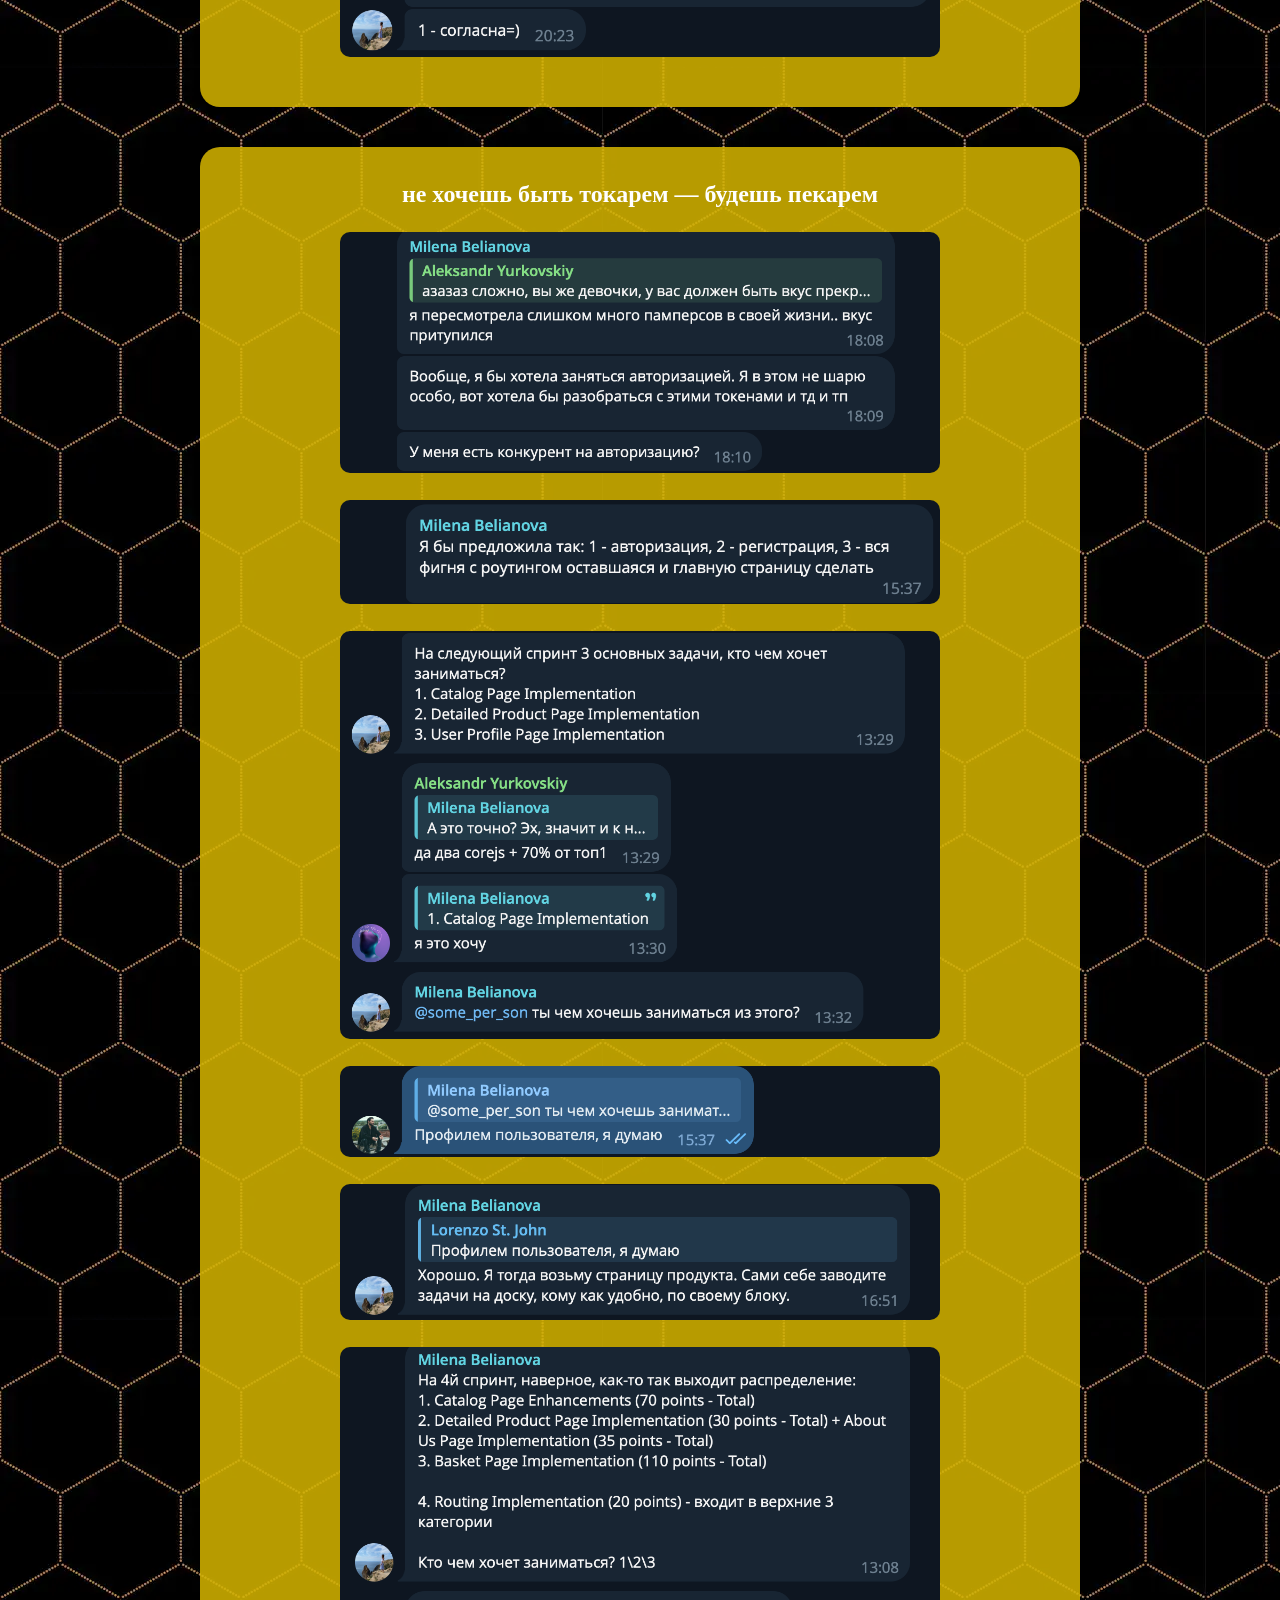
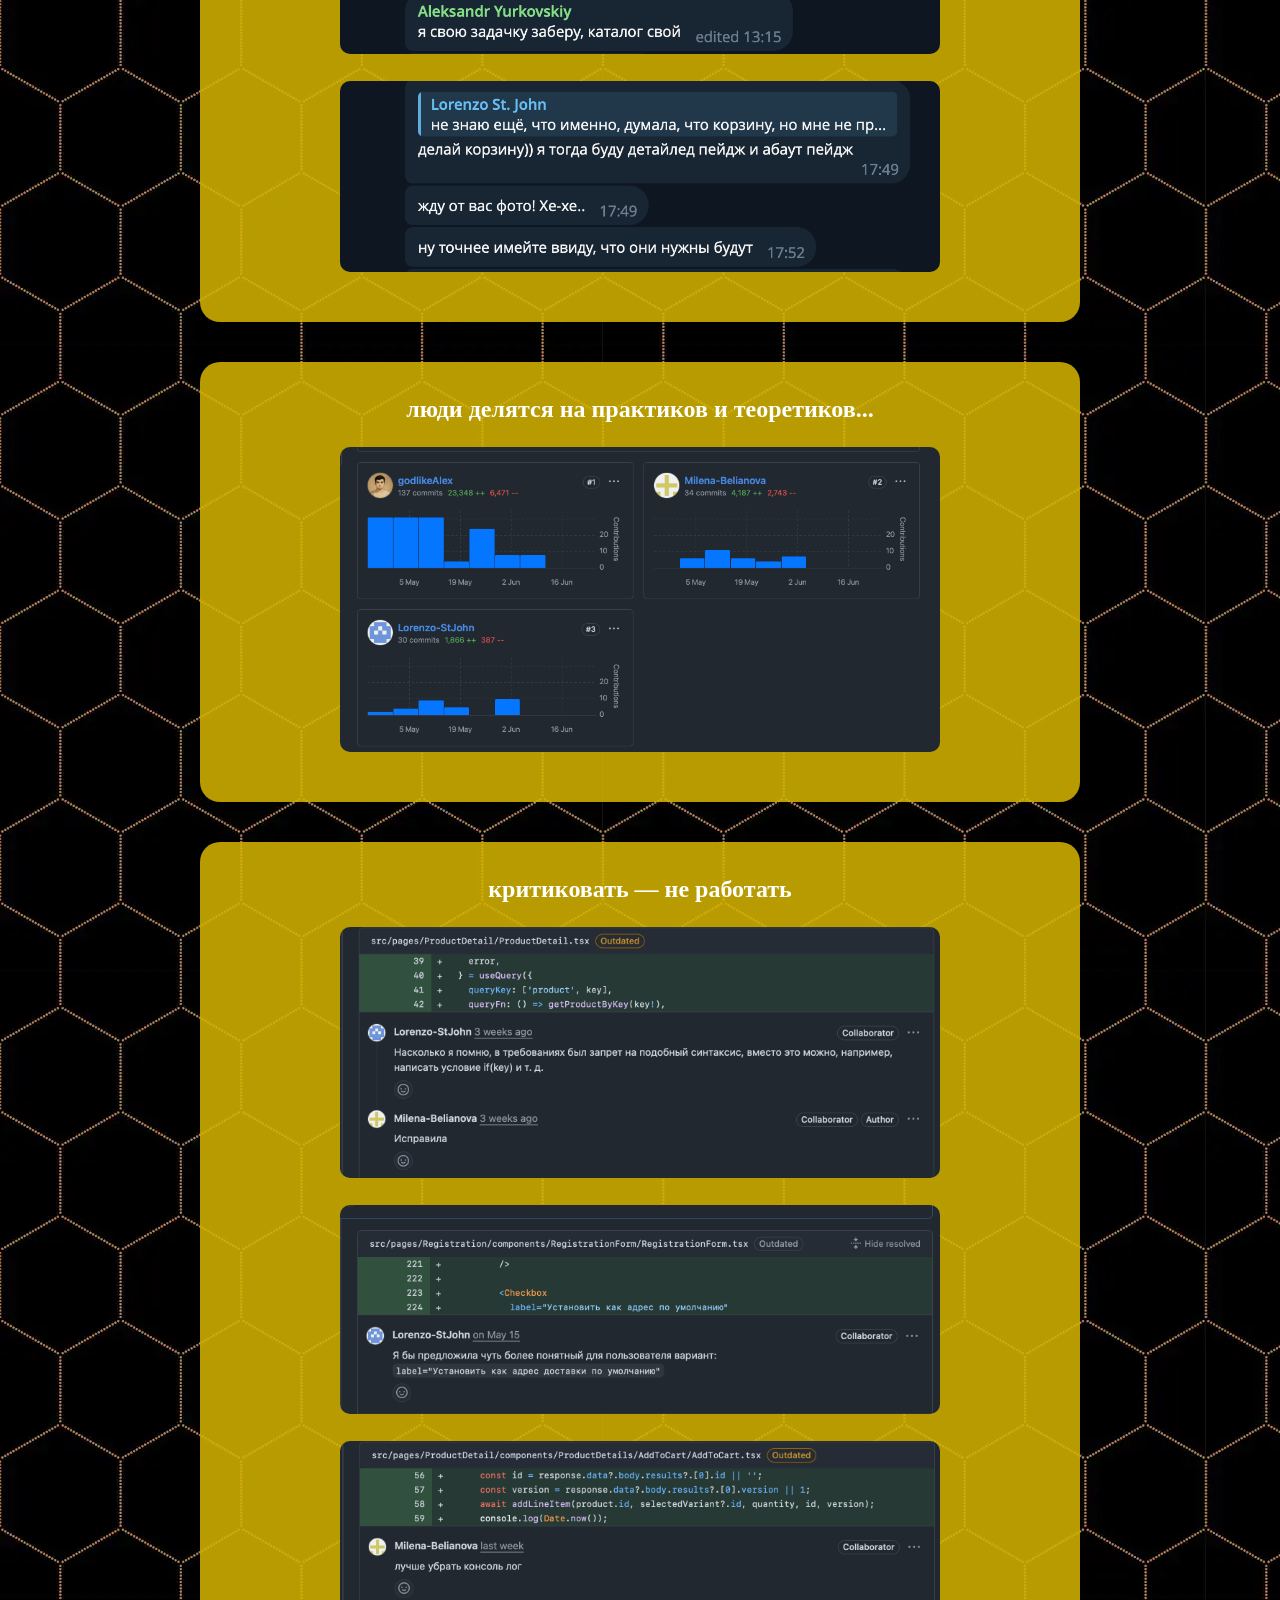
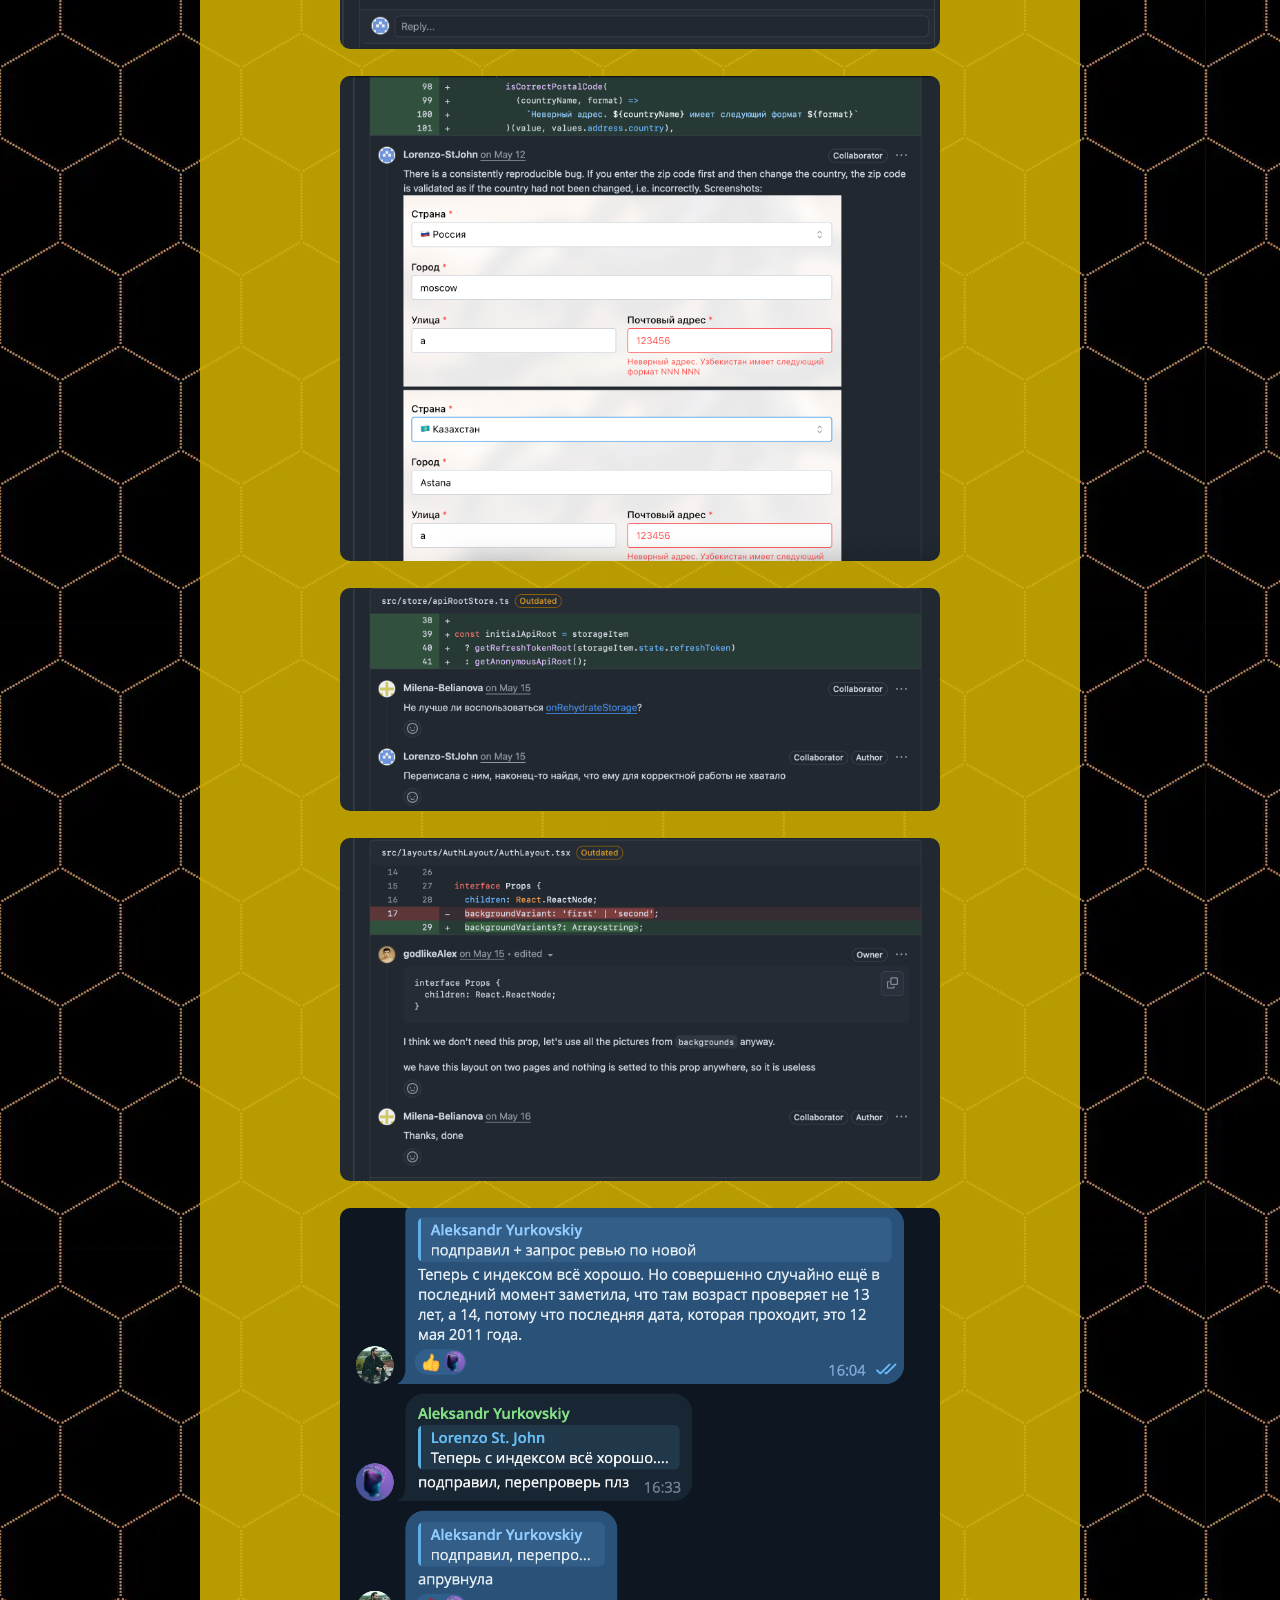
<file: pres/index.html>
<!doctype html>
<html lang="en">
  <head>
    <meta charset="UTF-8">
    <meta name="viewport" content="width=device-width, initial-scale=1.0">
    <title>useBike()</title>
    <link rel="stylesheet" href="style.css">
    <link
      rel="apple-touch-icon"
      sizes="180x180"
      href="./assets/icons/apple-touch-icon.png"
    >
    <link
      rel="icon"
      type="image/png"
      sizes="32x32"
      href="./assets/icons/favicon-32x32.png"
    >
    <link
      rel="icon"
      type="image/png"
      sizes="16x16"
      href="./assets/icons/favicon-16x16.png"
    >
    <link rel="manifest" href="./assets/icons/site.webmanifest">
    <link
      type="image/x-icon"
      href="./assets/icons/favicon.ico"
      rel="shortcut icon"
    >
    <link type="image/x-icon" href="./assets/icons/favicon.ico" rel="mask-icon">
  </head>
  <body>
    <a target="_blank" href="https://sprint4--ecommerce-surron.netlify.app"
      ><h1>🏍️ команда useBike() 🏍️</h1></a
    >
    <div class="card">
      <p>чем ближе к финалу — тем активнее крутим педали</p>
      <img src="./assets/img/1.png" width="75%">
    </div>
    <div class="card">
      <p>мы не ищем лёгких путей</p>
      <img src="./assets/img/2.png" width="75%">
    </div>
    <div class="card">
      <p>если не делать на максимум, нечего и начинать</p>
      <img src="./assets/img/3.png" width="75%">
    </div>
    <div class="card">
      <p>
        это был хороший таск, за четыре спринта хотелось всё бросить всего лишь
        два раза
      </p>
      <img src="./assets/img/5.png" width="75%">
      <br>
      <img src="./assets/img/4.png" width="75%">
    </div>
    <div class="card">
      <p>всегда найдётся кто-то, кто разбирается в проблеме лучше</p>
      <img src="./assets/img/6.png" width="75%">
      <br>
      <img src="./assets/img/7.png" width="75%">
      <br>
      <img src="./assets/img/8.png" width="75%">
    </div>
    <div class="card">
      <h2>нас не просили, а мы сделали...</h2>
      <p>🏍️ мердж корзин</p>
      <img src="./assets/img/9.png" width="75%">
      <br>
      <p>🏍️ синхронизация логина между вкладками</p>
      <img src="./assets/img/10.png" width="75%">
      <br>
      <p>🏍️ синхронизация обновлений профиля</p>
      <img src="./assets/img/11.png" width="75%">
      <br>
      <p>
        🏍️ наша корзина будет актуальной даже при одновременной работе с ней в
        разных браузерах и на разных устройствах
      </p>
      <img src="./assets/img/12.png" width="75%">
      <br>
      <p>
        🏍️ хранение даже анонимного токена, чтобы пользователь всегда мог
        вернуться к своей корзине
      </p>
      <img src="./assets/img/13.png" width="75%">
      <br>
      <p>🏍️ уникальный url для каждой комбинации фильтров в каталоге</p>
      <img src="./assets/img/14.png" width="75%">
    </div>
    <div class="card">
      <h2>Александр</h2>
      <img src="./assets/img/15.jpg" width="40%">
      <p>🏍️ настроил репозиторий и автоматический деплой на netlify</p>
      <p>
        🏍️ для человека, отвечавшего за package-lock.json, миллион строк — не
        предел
      </p>
      <p>🏍️ замокает всё и всегда пояснит вам за unit-тесты</p>
      <p>🏍️ делал страницу каталога с фильтрами и поиском (с дебаунсингом!)</p>
      <p>
        🏍️ знает всё о формах и их валидации, ведь именно он отвечал за страницу
        регистрации
      </p>
      <p>🏍️ оформил красивые главную страницу и 404</p>
    </div>
    <div class="card">
      <h2>Милена</h2>
      <img src="./assets/img/16.jpg" width="40%">
      <p>🏍️ специалист по канбан-доскам и другим страшным словам</p>
      <p>
        🏍️ после того, как не испугалась интерфейса коммерс тулза для загрузки
        товаров, её начали бояться все остальные
      </p>
      <p>
        🏍️ делает так, чтобы у пользователя всегда была корзина, даже если тот
        её только что удалил
      </p>
      <p>
        🏍️ красивые карусельки из фото, ховеры и рандмно меняющиеся фоны
        существуют в проекте исключительно благодаря ей
      </p>
      <p>🏍️ делала страницы логина, товаров и о команде</p>
      <p>🏍️ единственная, кто разбирается, что наш магазин вообще продаёт</p>
    </div>
    <div class="card">
      <h2>Светлана</h2>
      <img src="./assets/img/17.png" width="40%">
      <p>
        🏍️ считает, что главная суть этого таска — сделать так, чтобы всё во
        всех вкладках всегда было синхронизировано
      </p>
      <p>🏍️ пояснит за все виды токенов и креденшиал флоу</p>
      <p>
        🏍️ за время таска узнала про промокоды больше, чем за всё время ловли
        скидок на маркет-плейсах
      </p>
      <p>
        🏍️ делала страницу профиля только для того, чтобы писать версии в
        сторадж
      </p>
      <p>
        🏍️ когда во время работы над страницей корзины узнала про возможности
        рефетча, начала его тайно подбрасывать во все чужие хуки
      </p>
      <p>
        🏍️ для значка корзинки в шапке не удержалась и снова использовала
        любимый сторадж
      </p>
    </div>
    <div class="card">
      <p>студенты спят, таски двужутся</p>
      <img src="./assets/img/25.png" width="75%">
      <br>
      <img src="./assets/img/26.png" width="75%">
      <br>
      <img src="./assets/img/27.png" width="75%">
      <br>
      <img src="./assets/img/28.png" width="75%">
      <br>
      <img src="./assets/img/44.png" width="75%">
      <br>
      <img src="./assets/img/45.png" width="75%">
      <br>
      <img src="./assets/img/46.png" width="75%">
    </div>
    <div class="card">
      <p>сколько ни переписывайся, а поорать как-то надёжнее будет</p>
      <img src="./assets/img/31.png" width="75%">
      <br>
      <img src="./assets/img/32.png" width="75%">
      <br>
      <img src="./assets/img/33.png" width="75%">
      <br>
      <img src="./assets/img/34.png" width="75%">
    </div>
    <div class="card">
      <p>не хочешь быть токарем — будешь пекарем</p>
      <img src="./assets/img/35.png" width="75%">
      <br>
      <img src="./assets/img/36.png" width="75%">
      <br>
      <img src="./assets/img/37.png" width="75%">
      <br>
      <img src="./assets/img/38.png" width="75%">
      <br>
      <img src="./assets/img/39.png" width="75%">
      <br>
      <img src="./assets/img/40.png" width="75%">
      <br>
      <img src="./assets/img/41.png" width="75%">
    </div>
    <div class="card">
      <p>люди делятся на практиков и теоретиков...</p>
      <img src="./assets/img/18.png" width="75%">
    </div>
    <div class="card">
      <p>критиковать — не работать</p>
      <img src="./assets/img/19.png" width="75%">
      <br>
      <img src="./assets/img/20.png" width="75%">
      <br>
      <img src="./assets/img/21.png" width="75%">
      <br>
      <img src="./assets/img/22.png" width="75%">
      <br>
      <img src="./assets/img/23.png" width="75%">
      <br>
      <img src="./assets/img/24.png" width="75%">
      <br>
      <img src="./assets/img/29.png" width="75%">
      <br>
      <img src="./assets/img/30.png" width="75%">
    </div>
    <div class="card">
      <p>если вы читаете инструкцию, значит, вы уже всё сломали</p>
      <img src="./assets/img/42.png" width="75%">
    </div>
    <div class="card">
      <p>чем больше умных слов в резюме — тем дольше его писали</p>
      <img src="./assets/img/43.png" width="75%">
    </div>
    <div class="card">
      <p>
        и главный вывод этого таска... чем больше времени до дедлайна — тем
        дольше можно ныть и прокрастинировать!
      </p>
      <img src="./assets/img/47.png" width="75%">
    </div>
    <h3>Всем спасибо за внимание!</h3>
  </body>
</html>
</file>
<file: pres/style.css>
::-webkit-scrollbar {
  width: 6px;
  height: 6px;
}

::-webkit-scrollbar-track {
  background-color: #333;
}

::-webkit-scrollbar-thumb {
  background-color: #d4b300;
  border-radius: 3px;
}

body {
  background-image: url('./assets/img/golden-honeycomb.webp');
  color: white;
  min-height: 100dvh;
  display: flex;
  flex-direction: column;
  align-items: center;
  justify-content: flex-start;
  gap: 40px;
}

img {
  border-radius: 10px;
  object-fit: contain;
}

a h1 {
  font-size: 64px;
  line-height: 5rem;
  color: #d4b300;
  transition: all 0.3s;
}

a {
  text-decoration: none;
}

a h1:hover {
  color: rgba(249 224 0 / 100%);
}

h3 {
  font-size: 36px;
}

h1,
p {
  text-align: center;
}

.card {
  display: flex;
  align-items: center;
  justify-items: center;
  flex-direction: column;
  padding: 10px 40px 50px;
  background-color: #d4b300dd;
  color: white;
  max-width: 800px;
  border-radius: 20px;
  font-size: 24px;
  font-weight: 700;
}
</file>
